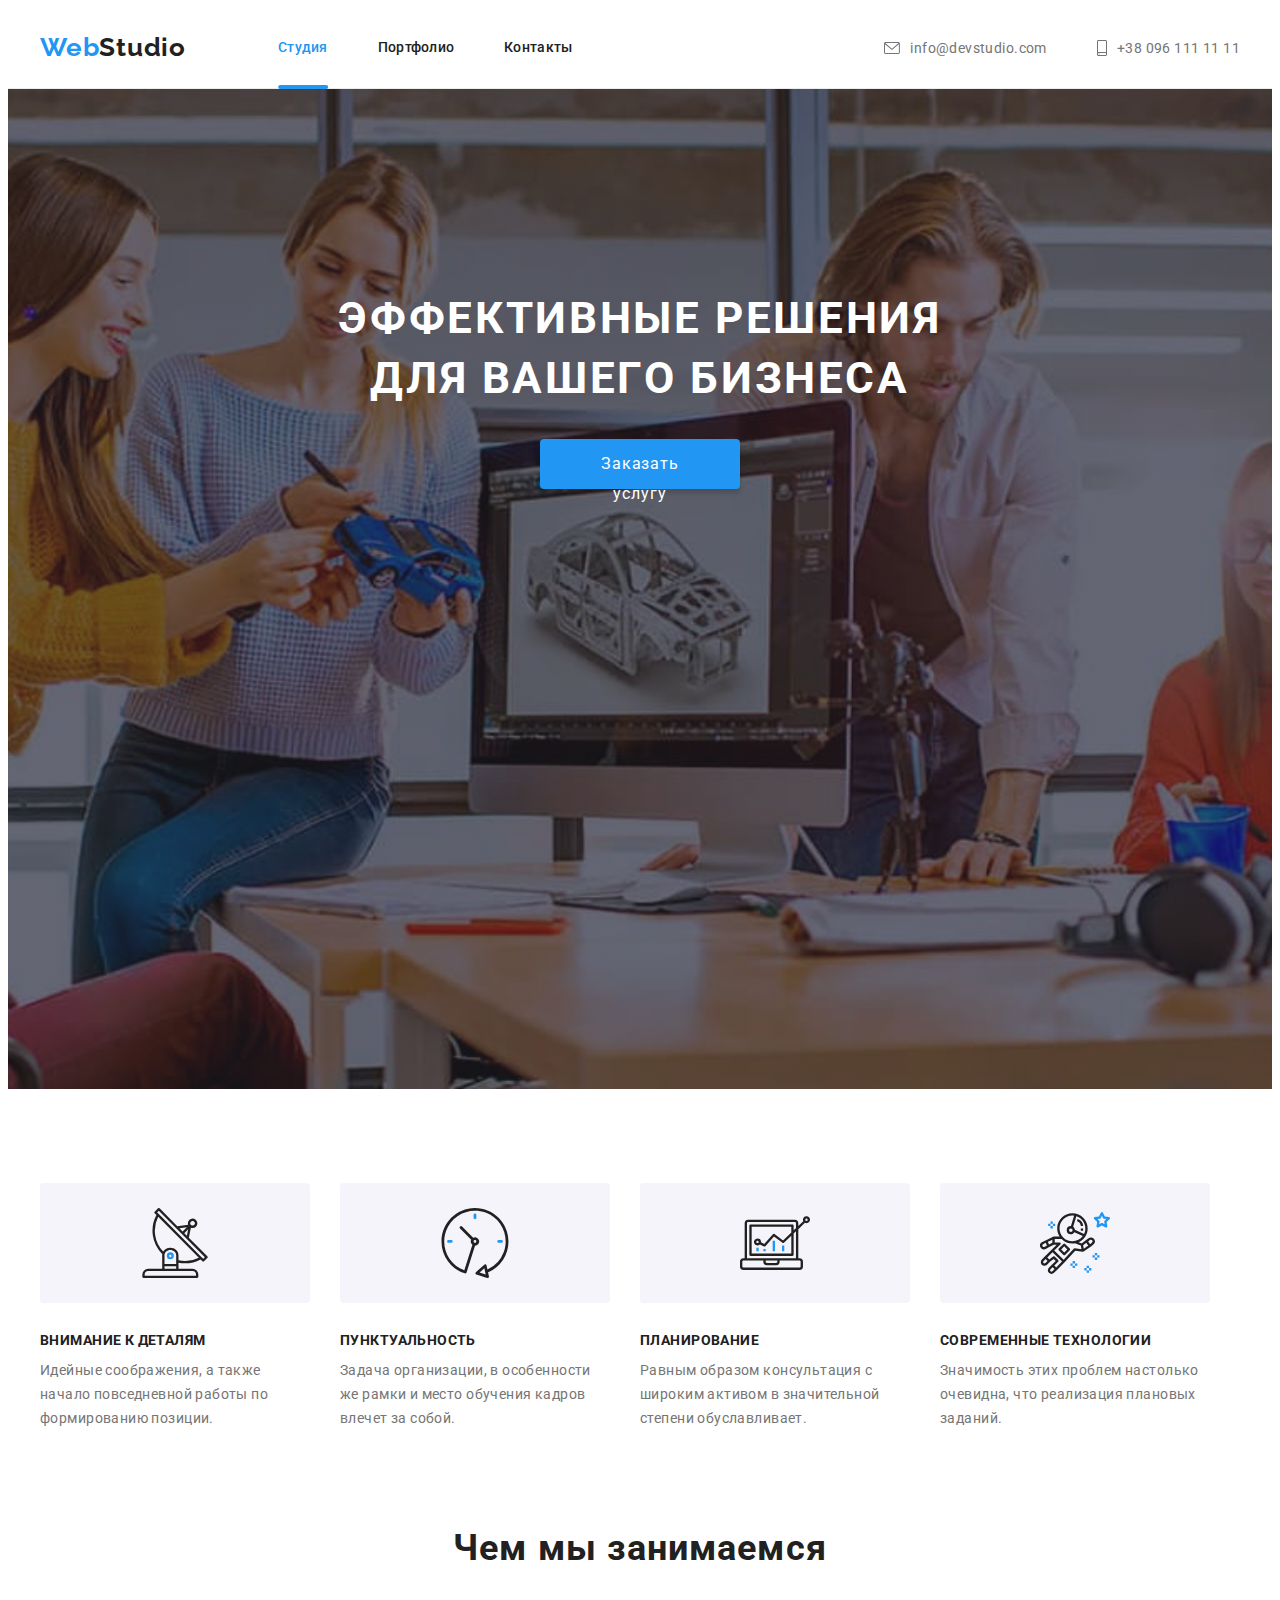
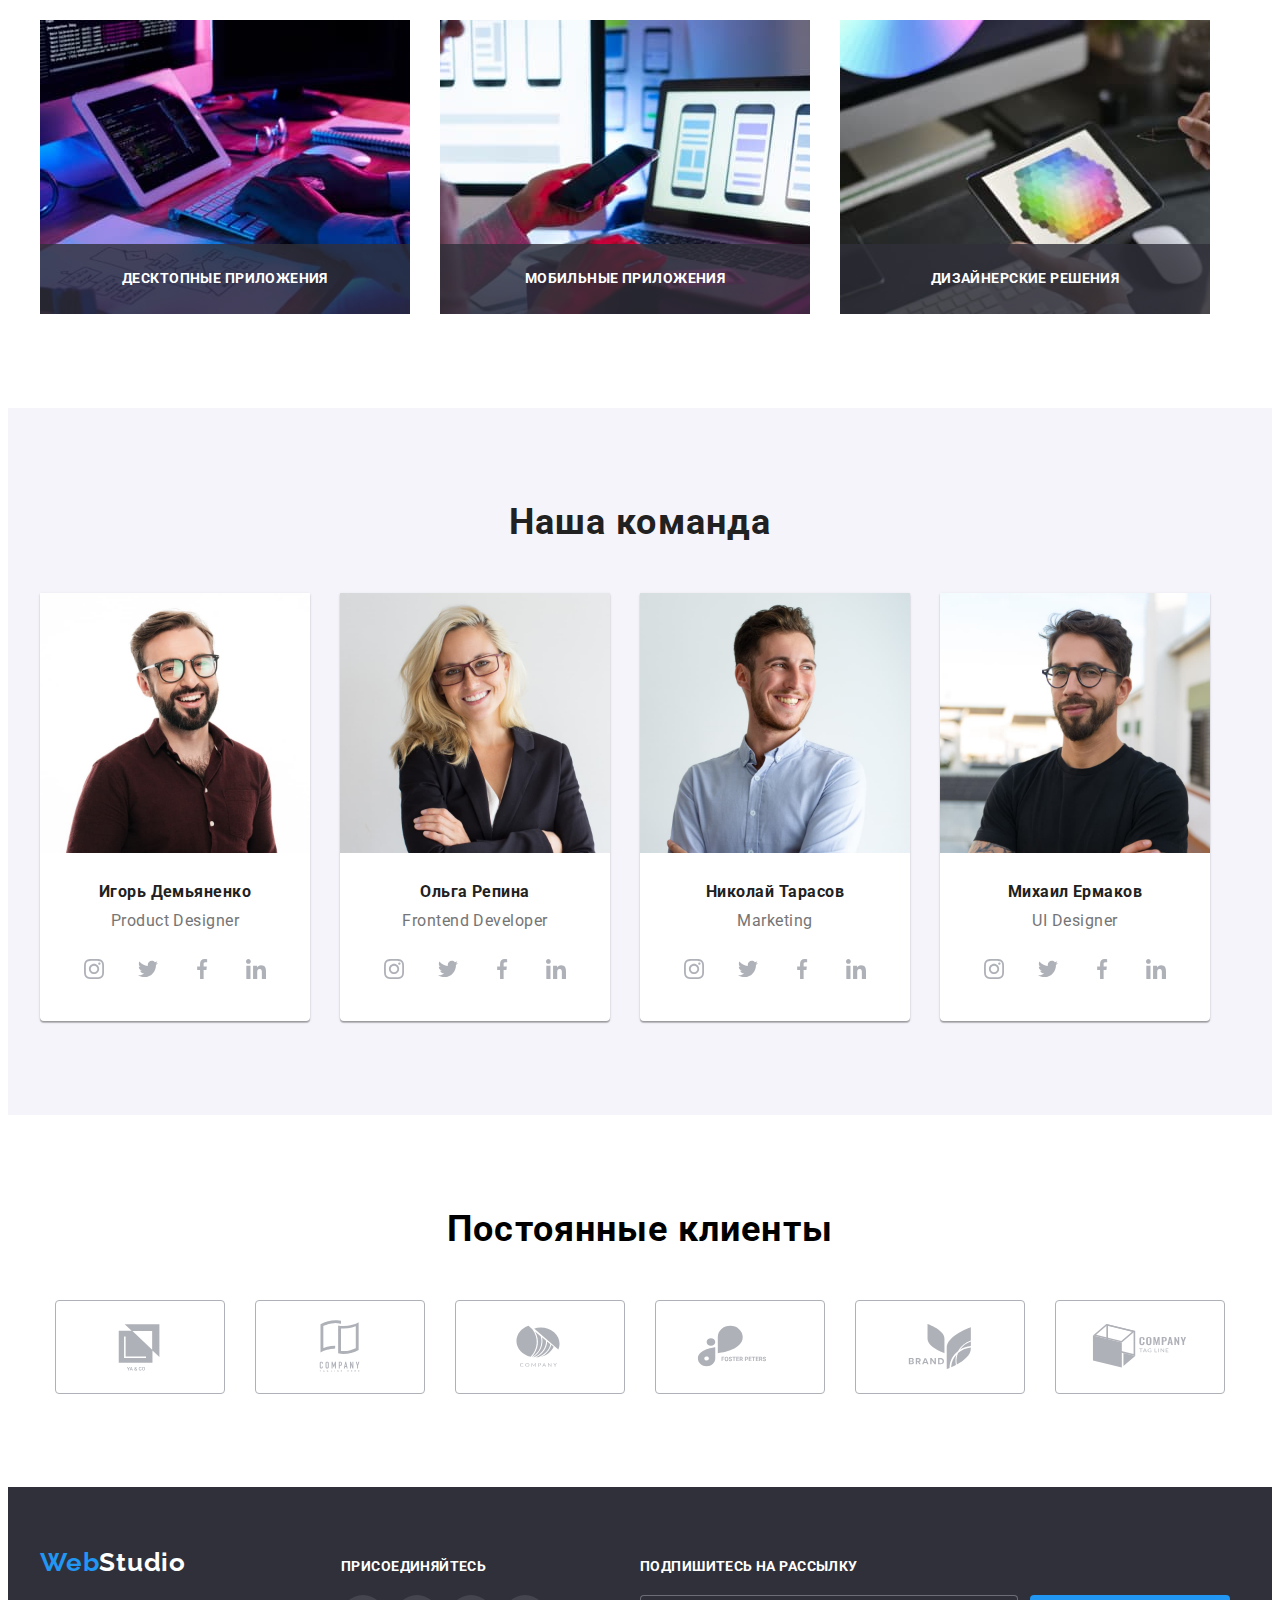
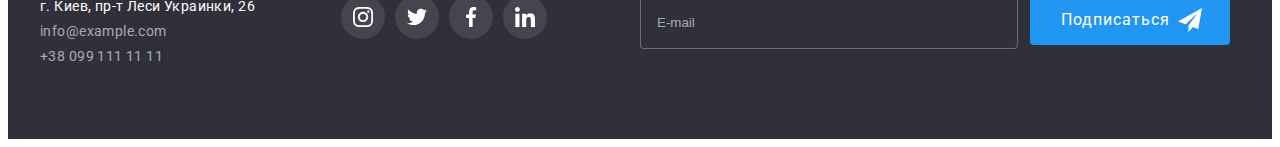
<file: index.html>
<!DOCTYPE html>
<html lang="ru">
  <head>
    <meta charset="UTF-8" />
    <meta http-equiv="X-UA-Compatible" content="IE=edge" />
    <meta name="viewport" content="width=device-width, initial-scale=1.0" />
    <title>Goit.ua</title>
    <link
      rel="stylesheet"
      href="https://cdnjs.cloudflare.com/ajax/libs/modern-normalize/1.1.0/modern-normalize.min.css"
      integrity="sha512-wpPYUAdjBVSE4KJnH1VR1HeZfpl1ub8YT/NKx4PuQ5NmX2tKuGu6U/JRp5y+Y8XG2tV+wKQpNHVUX03MfMFn9Q=="
      crossorigin="anonymous"
      referrerpolicy="no-referrer"
    />
    <link rel="stylesheet" href="./css/main.min.css" />
  </head>
  <body>
    <!--Шапка-->
    <header class="header">
      <div class="container main-nav">
        <a class="main-nav__logo link" href="/"
          >Web<span class="main-nav__sudio">Studio</span>
        </a>
        <nav class="nav">
          <ul class="nav__list list">
            <li class="nav__item">
              <a class="nav__link link nav__link--current" href="">Студия</a>
            </li>
            <li class="nav__item">
              <a class="nav__link link" href="./portfolio.html">Портфолио</a>
            </li>
            <li class="nav__item">
              <a class="nav__link link" href="">Контакты</a>
            </li>
          </ul>
        </nav>
        <ul class="contact-list list">
          <li class="contact-list__item">
            <a class="contact-list__link link" href="mailto:info@devstudio.com">
              <svg class="contact-list__icon" width="16" height="12">
                <use href="./img/icons.svg#icon-envelope"></use>
              </svg>
              info@devstudio.com</a
            >
          </li>
          <li class="contact-list__item">
            <a class="contact-list__link link" href="tel:0961111111">
              <svg class="contact-list__icon" width="10" height="16">
                <use href="./img/icons.svg#icon-smartphone"></use>
              </svg>
              +38 096 111 11 11</a
            >
          </li>
        </ul>
      </div>
    </header>
    <!--Основаня информация-->
    <main>
      <section class="hero">
        <div class="container">
          <h1 class="hero__title">Эффективные решения для вашего бизнеса</h1>
          <button class="hero__btn" type="button" data-modal-open>
            Заказать услугу
          </button>
        </div>
      </section>
      <!--Правила работы-->
      <section class="about">
        <div class="container">
          <h2 class="about__title visually-hidden">Правила работы</h2>
          <ul class="list about__list">
            <li class="about__item icon-antenna">
              <h3 class="about__title">Внимание к деталям</h3>
              <p class="about__text">
                Идейные соображения, а также начало повседневной работы по
                формированию позиции.
              </p>
            </li>
            <li class="about__item icon-clock">
              <h3 class="about__title">Пунктуальность</h3>
              <p class="about__text">
                Задача организации, в особенности же рамки и место обучения
                кадров влечет за собой.
              </p>
            </li>
            <li class="about__item icon-diagram">
              <h3 class="about__title">Планирование</h3>
              <p class="about__text">
                Равным образом консультация с широким активом в значительной
                степени обуславливает.
              </p>
            </li>
            <li class="about__item icon-astronaut">
              <h3 class="about__title">Современные технологии</h3>
              <p class="about__text">
                Значимость этих проблем настолько очевидна, что реализация
                плановых заданий.
              </p>
            </li>
          </ul>
        </div>
      </section>
      <!--Чем мы занимаемся-->
      <section class="work">
        <div class="container">
          <h2 class="work__title">Чем мы занимаемся</h2>
          <ul class="list work__list">
            <li class="work__item">
              <img
                src="./img/img.6.jpg"
                alt="Работа-с-компьютерами"
                width="370"
              />
              <div class="work__tech">
                <h3 class="work__name">Десктопные приложения</h3>
              </div>
            </li>
            <li class="work__item">
              <img
                src="./img/img.4.jpg"
                alt="Работа-с-мобильными"
                width="370"
              />
              <div class="work__tech">
                <h3 class="work__name">Мобильные приложения</h3>
              </div>
            </li>
            <li class="work__item">
              <img
                src="./img/img.5.jpg"
                alt="Работа-с-планшетами"
                width="370"
              />
              <div class="work__tech">
                <h3 class="work__name">Дизайнерские решения</h3>
              </div>
            </li>
          </ul>
        </div>
      </section>
      <!--Наша команда-->
      <section class="team">
        <div class="container">
          <h2 class="team__title">Наша команда</h2>
          <ul class="list team__list">
            <li class="team__item">
              <img
                class="team__img"
                src="./img/img.2.jpg"
                alt="Первый-сотрудник"
                width="270"
              />
              <h3 class="team__name">Игорь Демьяненко</h3>
              <p class="team__text">Product Designer</p>
              <div class="social">
                <ul class="social__list list">
                  <li class="social__item">
                    <a href="" class="social__link">
                      <svg class="social__icon">
                        <use href="./img/icons.svg#icon-instagram"></use>
                      </svg>
                    </a>
                  </li>
                  <li class="social__item">
                    <a href="" class="social__link">
                      <svg class="social__icon">
                        <use href="./img/icons.svg#icon-twitter"></use>
                      </svg>
                    </a>
                  </li>
                  <li class="social__item">
                    <a href="" class="social__link">
                      <svg class="social__icon">
                        <use href="./img/icons.svg#icon-facebook"></use>
                      </svg>
                    </a>
                  </li>
                  <li class="social__item">
                    <a href="" class="social__link">
                      <svg class="social__icon">
                        <use href="./img/icons.svg#icon-linkedin"></use>
                      </svg>
                    </a>
                  </li>
                </ul>
              </div>
            </li>
            <li class="team__item">
              <img
                class="team__img"
                src="./img/img.3.jpg"
                alt="Второй-сотрудник"
                width="270"
              />
              <h3 class="team__name">Ольга Репина</h3>
              <p class="team__text">Frontend Developer</p>
              <div class="social">
                <ul class="social__list list">
                  <li class="social__item">
                    <a href="" class="social__link">
                      <svg class="social__icon">
                        <use href="./img/icons.svg#icon-instagram"></use>
                      </svg>
                    </a>
                  </li>
                  <li class="social__item">
                    <a href="" class="social__link">
                      <svg class="social__icon">
                        <use href="./img/icons.svg#icon-twitter"></use>
                      </svg>
                    </a>
                  </li>
                  <li class="social__item">
                    <a href="" class="social__link">
                      <svg class="social__icon">
                        <use href="./img/icons.svg#icon-facebook"></use>
                      </svg>
                    </a>
                  </li>
                  <li class="social__item">
                    <a href="" class="social__link">
                      <svg class="social__icon">
                        <use href="./img/icons.svg#icon-linkedin"></use>
                      </svg>
                    </a>
                  </li>
                </ul>
              </div>
            </li>
            <li class="team__item">
              <img
                class="team__img"
                src="./img/img.1.jpg"
                alt="Третий-сотрудник"
                width="270"
              />
              <h3 class="team__name">Николай Тарасов</h3>
              <p class="team__text">Marketing</p>
              <div class="social">
                <ul class="social__list list">
                  <li class="social__item">
                    <a href="" class="social__link">
                      <svg class="social__icon">
                        <use href="./img/icons.svg#icon-instagram"></use>
                      </svg>
                    </a>
                  </li>
                  <li class="social__item">
                    <a href="" class="social__link">
                      <svg class="social__icon">
                        <use href="./img/icons.svg#icon-twitter"></use>
                      </svg>
                    </a>
                  </li>
                  <li class="social__item">
                    <a href="" class="social__link">
                      <svg class="social__icon">
                        <use href="./img/icons.svg#icon-facebook"></use>
                      </svg>
                    </a>
                  </li>
                  <li class="social__item">
                    <a href="" class="social__link">
                      <svg class="social__icon">
                        <use href="./img/icons.svg#icon-linkedin"></use>
                      </svg>
                    </a>
                  </li>
                </ul>
              </div>
            </li>
            <li class="team__item">
              <img
                class="team__img"
                src="./img/img..jpg"
                alt="Четвёрдый-сотрудник"
                width="270"
              />
              <h3 class="team__name">Михаил Ермаков</h3>
              <p class="team__text">UI Designer</p>
              <div class="social">
                <ul class="social__list list">
                  <li class="social__item">
                    <a href="" class="social__link">
                      <svg class="social__icon">
                        <use href="./img/icons.svg#icon-instagram"></use>
                      </svg>
                    </a>
                  </li>
                  <li class="social__item">
                    <a href="" class="social__link">
                      <svg class="social__icon">
                        <use href="./img/icons.svg#icon-twitter"></use>
                      </svg>
                    </a>
                  </li>
                  <li class="social__item">
                    <a href="" class="social__link">
                      <svg class="social__icon">
                        <use href="./img/icons.svg#icon-facebook"></use>
                      </svg>
                    </a>
                  </li>
                  <li class="social__item">
                    <a href="" class="social__link">
                      <svg class="social__icon">
                        <use href="./img/icons.svg#icon-linkedin"></use>
                      </svg>
                    </a>
                  </li>
                </ul>
              </div>
            </li>
          </ul>
        </div>
      </section>
      <!-- Постоянные клиенты -->
      <section class="clients">
        <div class="container">
          <h2 class="clients__title">Постоянные клиенты</h2>
          <ul class="clients__list list">
            <li class="clients__item">
              <a href="" class="clients__link">
                <svg class="clients__icon" width="106" height="60">
                  <use href="./img/icons.svg#icon-yaco"></use>
                </svg>
              </a>
            </li>
            <li class="clients__item">
              <a href="" class="clients__link">
                <svg class="clients__icon" width="106" height="60">
                  <use href="./img/icons.svg#icon-taglinehere"></use>
                </svg>
              </a>
            </li>
            <li class="clients__item">
              <a href="" class="clients__link">
                <svg class="clients__icon" width="106" height="60">
                  <use href="./img/icons.svg#icon-company"></use>
                </svg>
              </a>
            </li>
            <li class="clients__item">
              <a href="" class="clients__link">
                <svg class="clients__icon" width="106" height="60">
                  <use href="./img/icons.svg#icon-fosterpeters"></use>
                </svg>
              </a>
            </li>
            <li class="clients__item">
              <a href="" class="clients__link">
                <svg class="clients__icon" width="106" height="60">
                  <use href="./img/icons.svg#icon-brand"></use>
                </svg>
              </a>
            </li>
            <li class="clients__item">
              <a href="" class="clients__link">
                <svg class="clients__icon" width="106" height="60">
                  <use href="./img/icons.svg#icon-tagline"></use>
                </svg>
              </a>
            </li>
          </ul>
        </div>
      </section>
    </main>
    <!--Футер-->
    <footer class="footer">
      <div class="container footer-nav">
        <div class="footer-nav__box">
          <a class="footer-nav__logo link" href=""
            >Web<span class="footer-nav__sudio">Studio</span></a
          >
          <address class="address">
            <ul class="list address__list">
              <li class="address__item">
                <a
                  class="link address__link"
                  href="https://www.google.com.ua/maps/place/%D0%B1%D1%83%D0%BB.+%D0%9B%D0%B5%D1%81%D0%B8+%D0%A3%D0%BA%D1%80%D0%B0%D0%B8%D0%BD%D0%BA%D0%B8,+26,+%D0%9A%D0%B8%D0%B5%D0%B2,+02000/@50.4265807,30.5361971,17z/data=!3m1!4b1!4m5!3m4!1s0x40d4cf0e033ecbe9:0x57a4dffefec77da0!8m2!3d50.4265807!4d30.5383859?hl=ru"
                  title="Гугл карты"
                  >г. Киев, пр-т Леси Украинки, 26</a
                >
              </li>
              <li class="address__item">
                <a class="link footer-address" href="mailto:info@example.com"
                  >info@example.com</a
                >
              </li>
              <li class="address__item">
                <a class="link footer-address" href="tel:+380991111111"
                  >+38 099 111 11 11</a
                >
              </li>
            </ul>
          </address>
        </div>
        <div class="footer-social">
          <h3 class="footer-social__title">присоединяйтесь</h3>
          <div class="social-box">
            <ul class="list social-box__list">
              <li class="social-box__item">
                <a class="social-box__link" href="">
                  <svg class="social-box__icon" width="20" height="20">
                    <use href="./img/icons.svg#icon-instagram"></use>
                  </svg>
                </a>
              </li>
              <li class="social-box__item">
                <a class="social-box__link" href="">
                  <svg class="social-box__icon" width="20" height="20">
                    <use href="./img/icons.svg#icon-twitter"></use>
                  </svg>
                </a>
              </li>
              <li class="social-box__item">
                <a class="social-box__link" href="">
                  <svg class="social-box__icon" width="20" height="20">
                    <use href="./img/icons.svg#icon-facebook"></use>
                  </svg>
                </a>
              </li>
              <li class="social-box__item">
                <a class="social-box__link" href="">
                  <svg class="social-box__icon" width="20" height="20">
                    <use href="./img/icons.svg#icon-linkedin"></use>
                  </svg>
                </a>
              </li>
            </ul>
          </div>
        </div>
        <div class="email-box">
          <h3 class="email-box__title">Подпишитесь на рассылку</h3>
          <form>
            <div class="subscribe-box">
              <input
                type="text"
                name="btn"
                id="btn"
                class="subscribe-box__input"
                placeholder="E-mail"
              />
              <label for="button" class="subscribe-box__label">
                <button type="button" class="subscribe-box__btn" id="button">
                  <svg class="subscribe-box__svg">
                    <use href="./img/icons.svg#icon-send"></use>
                  </svg>
                  Подписаться
                </button>
              </label>
            </div>
          </form>
        </div>
      </div>
    </footer>
    <div class="backdrop is-hidden" data-modal>
      <div class="modal">
        <h3 class="modal__title">Оставьте свои данные, мы вам перезвоним</h3>
        <button class="modal__button" data-modal-close>
          <svg class="modal__icon">
            <use href="./img/icons.svg#icon-close"></use>
          </svg>
        </button>
        <form class="form" autocomplete="off">
          <div class="form__name">
            <label for="name" class="form-label">Имя</label>
            <input
              type="text"
              name="name"
              id="name"
              class="form__input"
              required
            />
            <svg class="icon-man">
              <use href="./img/icons.svg#icon-man"></use>
            </svg>
          </div>
          <div class="form__tel">
            <label for="tel" class="form-label">Телефон</label>
            <input
              type="tel"
              name="tel"
              id="tel"
              class="form__input"
              required
            />
            <svg class="icon-tel">
              <use href="./img/icons.svg#icon-phone"></use>
            </svg>
          </div>
          <div class="form__mail">
            <label for="mail" class="form-label">Почта</label>
            <input
              type="email"
              name="mail"
              id="mail"
              class="form__input"
              required
            />
            <svg class="icon-letter">
              <use href="./img/icons.svg#icon-letter"></use>
            </svg>
          </div>
          <div class="form__comment">
            <label for="comment" class="form-label">Комментарий</label>
            <textarea
              name="comment"
              id="comment"
              rows="10"
              class="form__input form__input--comment"
              placeholder="Введите текст"
            ></textarea>
          </div>
          <label for="policy" class="checkbox">
            <input
              type="checkbox"
              name="policy"
              id="policy"
              class="checkbox__input"
              required
            />
            <span class="checkbox__label">
              <svg class="checkbox__icon">
                <use href="./img/icons.svg#icon-check"></use>
              </svg>
            </span>
            <span class="checkbox__text"
              >Соглашаюсь с рассылкой и принимаю</span
            >
            <a href="" class="checkbox__link link">Условия договора</a>
          </label>
          <button type="submit" class="submit">Отправить</button>
        </form>
      </div>
    </div>
    <script src="./js/modal.js"></script>
  </body>
</html>
</file>
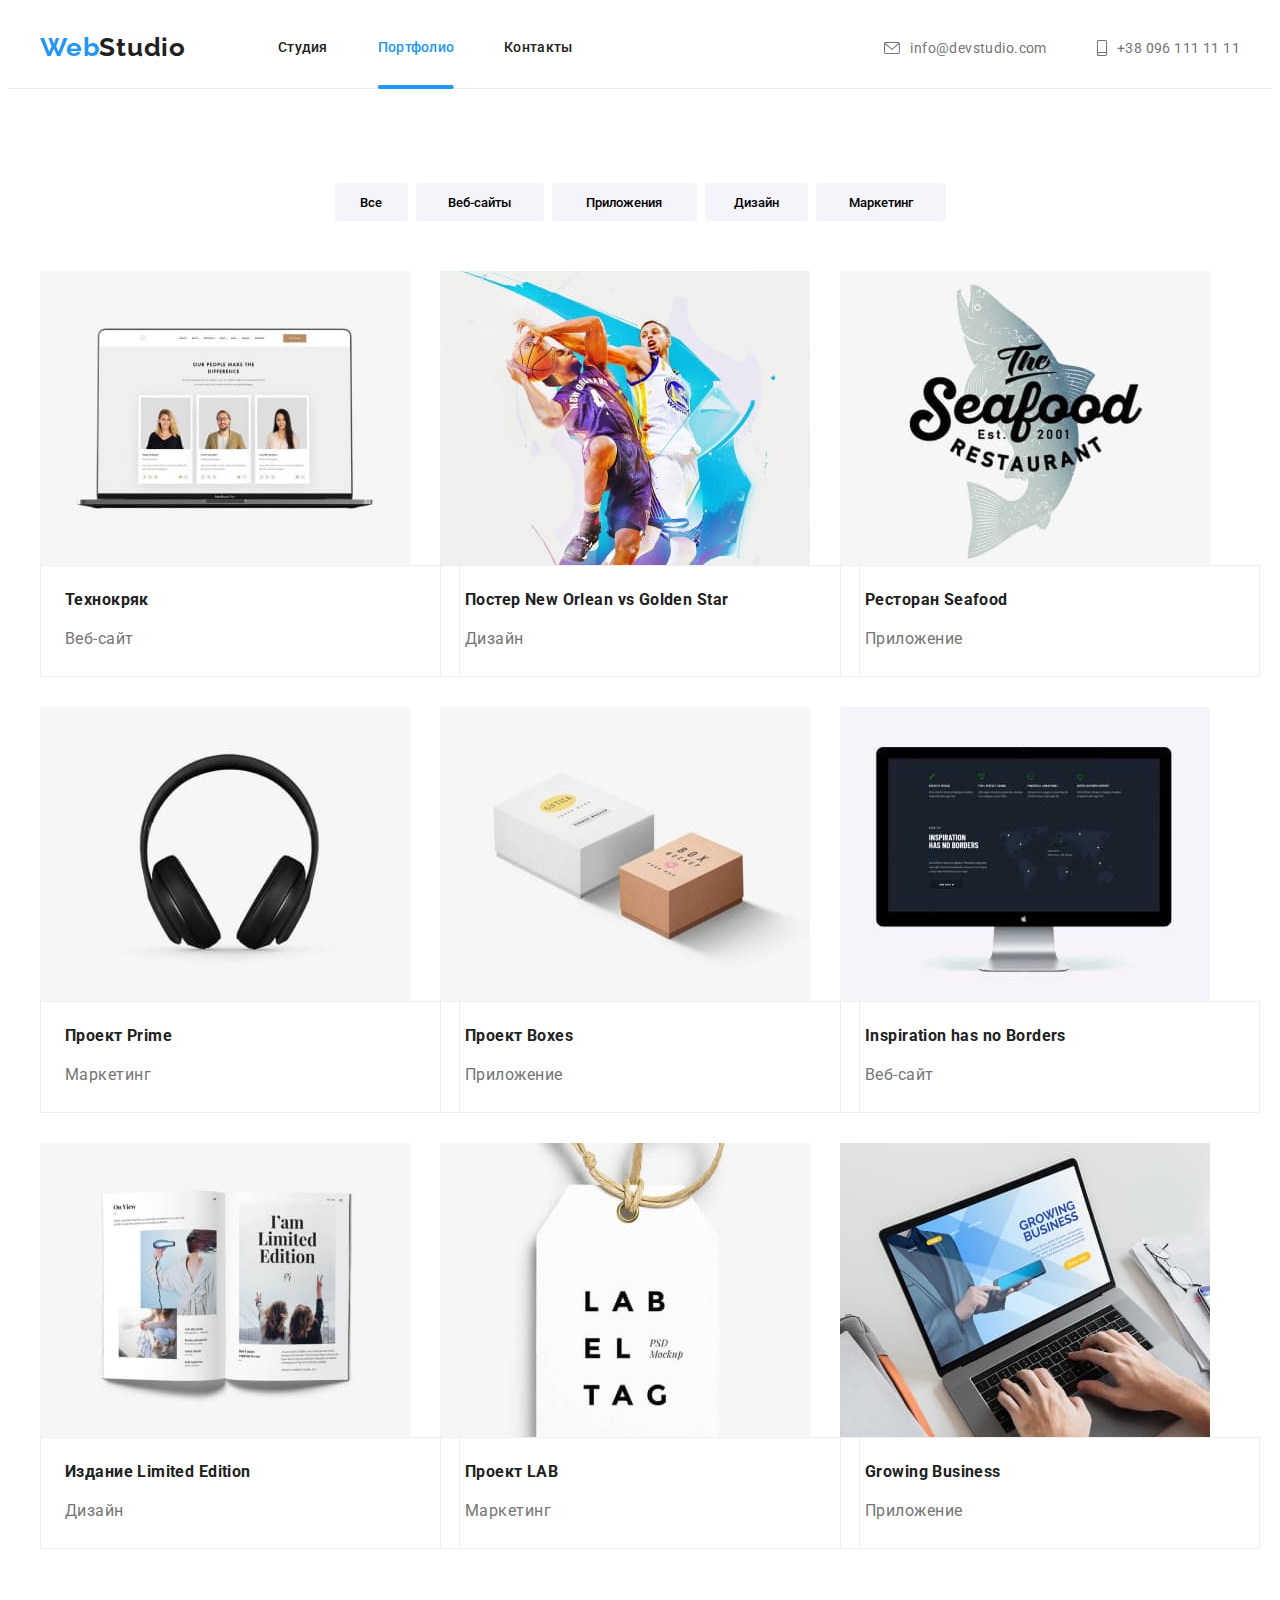
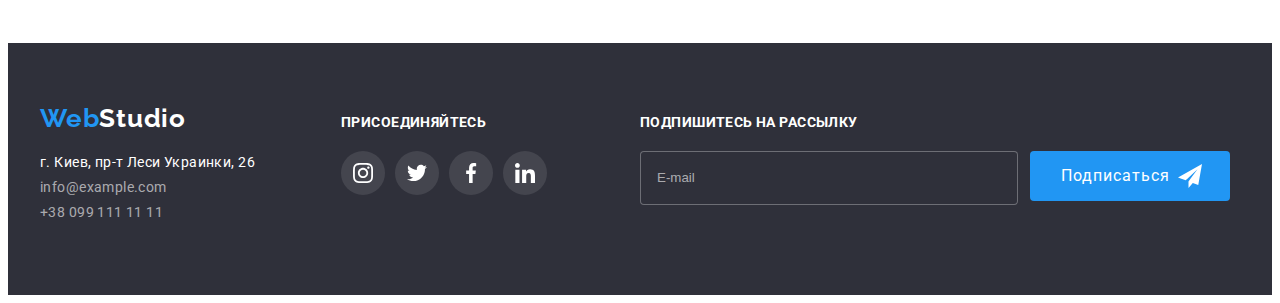
<file: portfolio.html>
<!DOCTYPE html>
<html lang="ru">
  <head>
    <meta charset="UTF-8" />
    <meta http-equiv="X-UA-Compatible" content="IE=edge" />
    <meta name="viewport" content="width=device-width, initial-scale=1.0" />
    <title>Goit.ua</title>
    <link
      rel="stylesheet"
      href="https://cdnjs.cloudflare.com/ajax/libs/modern-normalize/1.1.0/modern-normalize.min.css"
      integrity="sha512-wpPYUAdjBVSE4KJnH1VR1HeZfpl1ub8YT/NKx4PuQ5NmX2tKuGu6U/JRp5y+Y8XG2tV+wKQpNHVUX03MfMFn9Q=="
      crossorigin="anonymous"
      referrerpolicy="no-referrer"
    />
    <link rel="stylesheet" href="./css/portfolio.min.css">
  </head>
  <body>
    <!--Шапка-->
    <header class="header">
      <div class="container main-nav">
        <a class="main-nav__logo link" href="/"
          >Web<span class="main-nav__sudio">Studio</span>
        </a>
        <nav class="nav">
          <ul class="nav__list list">
            <li class="nav__item">
              <a class="nav__link link" href="./index.html">Студия</a>
            </li>
            <li class="nav__item">
              <a
                class="nav__link link nav__link--current"
                href=""
                >Портфолио</a
              >
            </li>
            <li class="nav__item">
              <a class="nav__link link" href="">Контакты</a>
            </li>
          </ul>
        </nav>
        <ul class="contact-list list">
          <li class="contact-list__item">
            <a class="contact-list__link link" href="mailto:info@devstudio.com">
              <svg class="contact-list__icon" width="16" height="12">
                <use href="./img/icons.svg#icon-envelope"></use>
              </svg>
              info@devstudio.com</a
            >
          </li>
          <li class="contact-list__item">
            <a class="contact-list__link link" href="tel:0961111111">
              <svg class="contact-list__icon" width="10" height="16">
                <use href="./img/icons.svg#icon-smartphone"></use>
              </svg>
              +38 096 111 11 11</a
            >
          </li>
        </ul>
      </div>
    </header>
    <!--Основная информация-->
    <main>
      <div class="container">
        <div class="button">
          <h1 class="button__title visually-hidden">Выбор услуг</h1>
          <ul class="list button__list">
            <li class="button__item">
              <button class="button__btn button__btn--first" type="button">Все</button>
            </li>
            <li class="button__item">
              <button class="button__btn button__btn--second" type="button">
                Веб-сайты
              </button>
            </li>
            <li class="button__item">
              <button class="button__btn button__btn--third" type="button">
                Приложения
              </button>
            </li>
            <li class="button__item">
              <button class="button__btn button__btn--fourth" type="button">
                Дизайн
              </button>
            </li>
            <li class="button__item">
              <button class="button__btn button__btn--fifth" type="button">
                Маркетинг
              </button>
            </li>
          </ul>
        </div>
      </div>
      <!--Примеры работ-->
      <div class="container">
        <div class="examples">
          <h2 class="examples__title visually-hidden">Примеры работ</h2>
          <ul class="list examples__list">
            <li class="examples__item">
              <a href="" class="examples__link link">
                <div class="examples__box">
                  <img
                    class="examples__img"
                    src="./img/img1.jpg"
                    alt="Ноутбук-с-сайтом"
                    width="370"
                  />
                  <div class="examples__overlay">
                    <p class="examples__text">
                      Технокряк это современная площадка распространения
                      коронавируса. Компании используют эту платформу для
                      цифрового шпионажа и атак на защищённые сервера
                      конкурентов.
                    </p>
                  </div>
                </div>
                <div class="product">
                  <h3 class="product__name">Технокряк</h3>
                  <p class="product__text">Веб-сайт</p>
                </div>
              </a>
            </li>
            <li class="examples__item">
              <a href="" class="examples__link link">
                <div class="examples__box">
                  <img
                    class="examples__img"
                    src="./img/img2.jpg"
                    alt="Ноутбук-с-сайтом"
                    width="370"
                  />
                  <div class="examples__overlay">
                    <p class="examples__text">
                      Технокряк это современная площадка распространения
                      коронавируса. Компании используют эту платформу для
                      цифрового шпионажа и атак на защищённые сервера
                      конкурентов.
                    </p>
                  </div>
                </div>
                <div class="product">
                  <h3 class="product__name">
                    Постер New Orlean vs Golden Star
                  </h3>
                  <p class="product__text">Дизайн</p>
                </div>
              </a>
            </li>
            <li class="examples__item">
              <a href="" class="examples__link link">
                <div class="examples__box">
                  <img
                    class="examples__img"
                    src="./img/img3.jpg"
                    alt="Ноутбук-с-сайтом"
                    width="370"
                  />
                  <div class="examples__overlay">
                    <p class="examples__text">
                      Технокряк это современная площадка распространения
                      коронавируса. Компании используют эту платформу для
                      цифрового шпионажа и атак на защищённые сервера
                      конкурентов.
                    </p>
                  </div>
                </div>
                <div class="product">
                  <h3 class="product__name">Ресторан Seafood</h3>
                  <p class="product__text">Приложение</p>
                </div>
              </a>
            </li>
            <li class="examples__item">
              <a href="" class="examples__link link">
                <div class="examples__box">
                  <img
                    class="examples__img"
                    src="./img/img4.jpg"
                    alt="Ноутбук-с-сайтом"
                    width="370"
                  />
                  <div class="examples__overlay">
                    <p class="examples__text">
                      Технокряк это современная площадка распространения
                      коронавируса. Компании используют эту платформу для
                      цифрового шпионажа и атак на защищённые сервера
                      конкурентов.
                    </p>
                  </div>
                </div>
                <div class="product">
                  <h3 class="product__name">Проект Prime</h3>
                  <p class="product__text">Маркетинг</p>
                </div>
              </a>
            </li>
            <li class="examples__item">
              <a href="" class="examples__link link">
                <div class="examples__box">
                  <img
                    class="examples__img"
                    src="./img/img5.jpg"
                    alt="Ноутбук-с-сайтом"
                    width="370"
                  />
                  <div class="examples__overlay">
                    <p class="examples__text">
                      Технокряк это современная площадка распространения
                      коронавируса. Компании используют эту платформу для
                      цифрового шпионажа и атак на защищённые сервера
                      конкурентов.
                    </p>
                  </div>
                </div>
                <div class="product">
                  <h3 class="product__name">Проект Boxes</h3>
                  <p class="product__text">Приложение</p>
                </div>
              </a>
            </li>
            <li class="examples__item">
              <a href="" class="examples__link link">
                <div class="examples__box">
                  <img
                    class="examples__img"
                    src="./img/img6.jpg"
                    alt="Ноутбук-с-сайтом"
                    width="370"
                  />
                  <div class="examples__overlay">
                    <p class="examples__text">
                      Технокряк это современная площадка распространения
                      коронавируса. Компании используют эту платформу для
                      цифрового шпионажа и атак на защищённые сервера
                      конкурентов.
                    </p>
                  </div>
                </div>
                <div class="product">
                  <h3 class="product__name">Inspiration has no Borders</h3>
                  <p class="product__text">Веб-сайт</p>
                </div>
              </a>
            </li>
            <li class="examples__item">
              <a href="" class="examples__link link">
                <div class="examples__box">
                  <img
                    class="examples__img"
                    src="./img/img7.jpg"
                    alt="Ноутбук-с-сайтом"
                    width="370"
                  />
                  <div class="examples__overlay">
                    <p class="examples__text">
                      Технокряк это современная площадка распространения
                      коронавируса. Компании используют эту платформу для
                      цифрового шпионажа и атак на защищённые сервера
                      конкурентов.
                    </p>
                  </div>
                </div>
                <div class="product">
                  <h3 class="product__name">Издание Limited Edition</h3>
                  <p class="product__text">Дизайн</p>
                </div>
              </a>
            </li>
            <li class="examples__item">
              <a href="" class="examples__link link">
                <div class="examples__box">
                  <img
                    class="examples__img"
                    src="./img/img8.jpg"
                    alt="Ноутбук-с-сайтом"
                    width="370"
                  />
                  <div class="examples__overlay">
                    <p class="examples__text">
                      Технокряк это современная площадка распространения
                      коронавируса. Компании используют эту платформу для
                      цифрового шпионажа и атак на защищённые сервера
                      конкурентов.
                    </p>
                  </div>
                </div>
                <div class="product">
                  <h3 class="product__name">Проект LAB</h3>
                  <p class="product__text">Маркетинг</p>
                </div>
              </a>
            </li>
            <li class="examples__item">
              <a href="" class="examples__link link">
                <div class="examples__box">
                  <img
                    class="examples__img"
                    src="./img/img9.jpg"
                    alt="Ноутбук-с-сайтом"
                    width="370"
                  />
                  <div class="examples__overlay">
                    <p class="examples__text">
                      Технокряк это современная площадка распространения
                      коронавируса. Компании используют эту платформу для
                      цифрового шпионажа и атак на защищённые сервера
                      конкурентов.
                    </p>
                  </div>
                </div>
                <div class="product">
                  <h3 class="product__name">Growing Business</h3>
                  <p class="product__text">Приложение</p>
                </div>
              </a>
            </li>
          </ul>
        </div>
      </div>
    </main>
    <!--Футер-->
    <footer class="footer">
      <div class="container footer-nav">
        <div class="footer-nav__box">
          <a class="footer-nav__logo link" href=""
            >Web<span class="footer-nav__sudio">Studio</span></a
          >
          <address class="address">
            <ul class="list address__list">
              <li class="address__item">
                <a
                  class="link address__link"
                  href="https://www.google.com.ua/maps/place/%D0%B1%D1%83%D0%BB.+%D0%9B%D0%B5%D1%81%D0%B8+%D0%A3%D0%BA%D1%80%D0%B0%D0%B8%D0%BD%D0%BA%D0%B8,+26,+%D0%9A%D0%B8%D0%B5%D0%B2,+02000/@50.4265807,30.5361971,17z/data=!3m1!4b1!4m5!3m4!1s0x40d4cf0e033ecbe9:0x57a4dffefec77da0!8m2!3d50.4265807!4d30.5383859?hl=ru"
                  title="Гугл карты"
                  >г. Киев, пр-т Леси Украинки, 26</a
                >
              </li>
              <li class="address__item">
                <a class="link footer-address" href="mailto:info@example.com"
                  >info@example.com</a
                >
              </li>
              <li class="address__item">
                <a class="link footer-address" href="tel:+380991111111"
                  >+38 099 111 11 11</a
                >
              </li>
            </ul>
          </address>
        </div>
        <div class="footer-social">
          <h3 class="footer-social__title">присоединяйтесь</h3>
          <div class="social-box">
            <ul class="list social-box__list">
              <li class="social-box__item">
                <a class="social-box__link" href="">
                  <svg class="social-box__icon" width="20" height="20">
                    <use href="./img/icons.svg#icon-instagram"></use>
                  </svg>
                </a>
              </li>
              <li class="social-box__item">
                <a class="social-box__link" href="">
                  <svg class="social-box__icon" width="20" height="20">
                    <use href="./img/icons.svg#icon-twitter"></use>
                  </svg>
                </a>
              </li>
              <li class="social-box__item">
                <a class="social-box__link" href="">
                  <svg class="social-box__icon" width="20" height="20">
                    <use href="./img/icons.svg#icon-facebook"></use>
                  </svg>
                </a>
              </li>
              <li class="social-box__item">
                <a class="social-box__link" href="">
                  <svg class="social-box__icon" width="20" height="20">
                    <use href="./img/icons.svg#icon-linkedin"></use>
                  </svg>
                </a>
              </li>
            </ul>
          </div>
        </div>
        <div class="email-box">
          <h3 class="email-box__title">Подпишитесь на рассылку</h3>
          <form>
            <div class="subscribe-box">
              <input
                type="text"
                name="btn"
                id="btn"
                class="subscribe-box__input"
                placeholder="E-mail"
              />
              <label for="button" class="subscribe-box__label">
                <button type="button" class="subscribe-box__btn" id="button">
                  <svg class="subscribe-box__svg">
                    <use href="./img/icons.svg#icon-send"></use>
                  </svg>
                  Подписаться
                </button>
              </label>
            </div>
          </form>
        </div>
      </div>
    </footer>
    </footer>
  </body>
</html>
</file>
<file: css/main.min.css>
@import url("https://fonts.googleapis.com/css2?family=Raleway:wght@700&family=Roboto:wght@400;500;700;900&display=swap");body{font-family:"Roboto", sans-serif;font-size:14px;letter-spacing:0.03em;background-color:#fff}P,h1,h2,h3,h4,h5{margin:0}ul{margin:0;padding:0}img{display:block}.list{list-style:none}.link{text-decoration:none}.container{width:1200px;padding-left:15px;padding-right:15px;margin:0 auto}.header{border-bottom:1px solid #ececec}.main-nav{position:relative;display:-webkit-box;display:-ms-flexbox;display:flex;-webkit-box-align:center;-ms-flex-align:center;align-items:center}.main-nav__logo{font-family:"Raleway", sans-serif;font-style:normal;font-weight:bold;font-size:26px;line-height:1.19;letter-spacing:0.03em;color:#2196f3;margin-right:93px;padding-top:24px;padding-bottom:25px;width:145px}.main-nav__sudio{color:#212121}.nav__list{display:-webkit-box;display:-ms-flexbox;display:flex}.nav__link{position:relative;display:block;padding-top:32px;padding-bottom:32px;font-weight:500;color:#212121;-webkit-transition:color 250ms cubic-bezier(0.4, 0, 0.2, 1);transition:color 250ms cubic-bezier(0.4, 0, 0.2, 1)}.nav__link:hover,.nav__link:focus{color:#2196f3}.nav__link--current{color:#2196f3}.nav__link--current::after{content:"";position:absolute;bottom:-1px;left:50%;-webkit-transform:translateX(-50%);transform:translateX(-50%);width:100%;height:4px;border-radius:2px;background-color:#2196f3}.contact-list{display:-webkit-box;display:-ms-flexbox;display:flex;margin-left:auto}.contact-list__item:not(:last-child){margin-right:50px}.contact-list__link{display:-webkit-box;display:-ms-flexbox;display:flex;color:#757575;padding-top:32px;padding-bottom:32px;text-align:center;-webkit-box-align:center;-ms-flex-align:center;align-items:center;-webkit-transition:color 250ms cubic-bezier(0.4, 0, 0.2, 1);transition:color 250ms cubic-bezier(0.4, 0, 0.2, 1)}.contact-list__link:hover,.contact-list__link:focus{color:#2196f3}.contact-list__icon{margin-right:10px;fill:currentColor}.nav__item{display:-webkit-box;display:-ms-flexbox;display:flex;-webkit-box-align:center;-ms-flex-align:center;align-items:center;text-align:center;font-size:14px;line-height:1.14;letter-spacing:0.02em;color:var(--heading-color)}.nav__item+.nav__item{margin-left:50px}.hero{background-color:rgba(47,48,58,0.4);padding-top:200px;padding-bottom:200px;text-align:center;background-image:-webkit-gradient(linear, left top, left bottom, from(rgba(47,48,58,0.4)), to(rgba(47,48,58,0.4))),url(../img/img.hero.jpg);background-image:linear-gradient(rgba(47,48,58,0.4), rgba(47,48,58,0.4)),url(../img/img.hero.jpg);background-repeat:no-repeat;background-position:center;background-size:cover;max-width:1600px;margin-left:auto;margin-right:auto;height:600px}.hero__title{font-size:44px;line-height:1.36;max-width:696px;text-align:center;letter-spacing:0.06em;text-transform:uppercase;color:#fff;margin:30px auto;height:120px;margin-top:0}.hero__btn{font-size:16px;line-height:1.87;display:inline-block;letter-spacing:0.06em;font-family:inherit;color:#fff;background-color:#2196f3;cursor:pointer;border-radius:4px;-webkit-box-shadow:0px 4px 4px rgba(0,0,0,0.15);box-shadow:0px 4px 4px rgba(0,0,0,0.15);min-width:130px;padding:10px 32px;border:transparent;width:200px;height:50px}.about{padding-top:94px}.visually-hidden{position:absolute;white-space:nowrap;width:1px;height:1px;overflow:hidden;border:0;padding:0;clip:rect(0 0 0 0);-webkit-clip-path:inset(50%);clip-path:inset(50%);margin:-1px}.about__title{font-size:14px;line-height:1.14;letter-spacing:0.03em;text-transform:uppercase;color:#212121;margin-bottom:10px}.about__list{display:-webkit-box;display:-ms-flexbox;display:flex}.about__item:not(:last-child){margin-right:30px}.about__item::before{content:"";display:block;margin-bottom:30px;background-position:center;background-repeat:no-repeat;border-radius:4px;height:120px;background-color:#f5f4fa}.icon-antenna::before{background-image:url(../img/antenna.svg)}.icon-clock::before{background-image:url(../img/clock.svg)}.icon-diagram::before{background-image:url(../img/diagram.svg)}.icon-astronaut::before{background-image:url(../img/astronaut.svg)}.about__text{font-size:14px;line-height:1.71;letter-spacing:0.03em;color:#757575;height:75px;width:270px}.work{padding-top:94px;padding-bottom:94px;text-align:center}.work__list{display:inline-block;display:-webkit-box;display:-ms-flexbox;display:flex}.work__item{position:relative}.work__item:not(:last-child){margin-right:30px}.work__name{margin:0;color:#fff;font-size:14px;line-height:1.14;letter-spacing:0.03em;text-transform:uppercase}.work__tech{display:-webkit-box;display:-ms-flexbox;display:flex;position:absolute;bottom:0;width:370px;height:70px;-webkit-box-pack:center;-ms-flex-pack:center;justify-content:center;-webkit-box-align:center;-ms-flex-align:center;align-items:center;background-color:rgba(47,48,58,0.8)}.work__title{font-family:inherit;font-size:36px;line-height:1.16;text-align:center;letter-spacing:0.03em;color:#212121;padding:0;margin-bottom:50px}.team{background-color:#f5f4fa;padding-top:94px;padding-bottom:94px}.team__title{font-family:inherit;font-size:36px;line-height:1.16;text-align:center;letter-spacing:0.03em;color:#212121;padding:0;margin-bottom:50px}.team__list{display:-webkit-box;display:-ms-flexbox;display:flex}.team__item{background-color:#fff;height:428px;border-radius:0 0 4px 4px;-webkit-box-shadow:0px 1px 3px rgba(0,0,0,0.12),0px 1px 1px rgba(0,0,0,0.14),0px 2px 1px rgba(0,0,0,0.2);box-shadow:0px 1px 3px rgba(0,0,0,0.12),0px 1px 1px rgba(0,0,0,0.14),0px 2px 1px rgba(0,0,0,0.2)}.team__item:not(:last-child){margin-right:30px}.team__name{font-family:inherit;font-size:16px;line-height:1.18;text-align:center;letter-spacing:0.03em;color:#212121;margin-top:30px;margin-bottom:10px;height:19px;width:270px}.team__text{font-size:16px;line-height:1.18;text-align:center;letter-spacing:0.03em;color:#757575;margin-bottom:16px;height:19px}.social__list{display:-webkit-box;display:-ms-flexbox;display:flex;-webkit-box-pack:center;-ms-flex-pack:center;justify-content:center}.social__icon{width:20px;height:20px;fill:currentColor}.social__item+.social__item{margin-left:10px}.social{width:206px;height:44px;margin-right:auto;margin-left:auto;margin-bottom:30px}.social__link{width:44px;height:44px;background-color:#fff;display:-webkit-box;display:-ms-flexbox;display:flex;border-radius:50%;-webkit-box-align:center;-ms-flex-align:center;align-items:center;-webkit-box-pack:center;-ms-flex-pack:center;justify-content:center;color:#afb1b8;-webkit-transition:250ms cubic-bezier(0.4, 0, 0.2, 1);transition:250ms cubic-bezier(0.4, 0, 0.2, 1)}.social__link:hover,.social__link:focus{background-color:#2196f3;color:#fff}.clients{padding-bottom:94px;padding-top:94px}.clients__title{font-size:36px;line-height:1.16;text-align:center;letter-spacing:0.03em;margin-bottom:50px}.clients__list{display:-webkit-box;display:-ms-flexbox;display:flex;-webkit-box-pack:center;-ms-flex-pack:center;justify-content:center}.clients__item{display:-webkit-box;display:-ms-flexbox;display:flex;-webkit-box-pack:center;-ms-flex-pack:center;justify-content:center;-webkit-box-align:center;-ms-flex-align:center;align-items:center;width:170px;height:92px}.clients__item+.clients__item{margin-left:30px}.clients__link{width:170px;height:92px;display:-webkit-box;display:-ms-flexbox;display:flex;-webkit-box-align:center;-ms-flex-align:center;align-items:center;text-align:center;-webkit-box-pack:center;-ms-flex-pack:center;justify-content:center;color:#afb1b8;border-radius:4px;border:1px solid #afb1b8;-webkit-transition:250ms cubic-bezier(0.4, 0, 0.2, 1);transition:250ms cubic-bezier(0.4, 0, 0.2, 1)}.clients__link:hover,.clients__link:focus{color:#2196f3;border-color:#2196f3}.clients__icon{fill:currentColor}.footer{background-color:#2f303a;padding-bottom:60px;padding-top:60px}.footer-nav{display:-webkit-box;display:-ms-flexbox;display:flex;-webkit-box-align:baseline;-ms-flex-align:baseline;align-items:baseline}.footer-nav__logo{font-family:"Raleway", sans-serif;font-style:normal;font-weight:bold;font-size:26px;line-height:1.19;letter-spacing:0.03em;color:#2196f3;margin-bottom:20px;display:-webkit-box;display:-ms-flexbox;display:flex;width:145px;height:31px}.footer-nav__sudio{color:#fff}.address{font-style:normal;width:231px;height:81px;margin-top:0}.address__item:not(:last-child){margin-bottom:9px}.address__link{color:#fff;-webkit-transition:color 250ms cubic-bezier(0.4, 0, 0.2, 1);transition:color 250ms cubic-bezier(0.4, 0, 0.2, 1)}.address__link:focus,.address__link:hover{color:#2196f3}.footer-address{color:#ffffff99;-webkit-transition:color 250ms cubic-bezier(0.4, 0, 0.2, 1);transition:color 250ms cubic-bezier(0.4, 0, 0.2, 1)}.footer-address:hover,.footer-address:focus{color:#2196f3}.footer-social{margin-left:70px}.footer-social__title{font-size:14px;line-height:1.14;letter-spacing:0.03em;color:#fff;margin-bottom:20px;text-transform:uppercase}.social-box{width:206px;height:44px}.social-box__link{width:44px;height:44px;background-color:rgba(255,255,255,0.1);border-radius:50%;display:-webkit-box;display:-ms-flexbox;display:flex;-webkit-box-align:center;-ms-flex-align:center;align-items:center;-webkit-box-pack:center;-ms-flex-pack:center;justify-content:center;-webkit-transition:background-color 250ms cubic-bezier(0.4, 0, 0.2, 1);transition:background-color 250ms cubic-bezier(0.4, 0, 0.2, 1)}.social-box__link:hover,.social-box__link:focus{background-color:#2196f3}.social-box__list{display:-webkit-box;display:-ms-flexbox;display:flex;-webkit-box-pack:center;-ms-flex-pack:center;justify-content:center}.social-box__item+.social-box__item{margin-left:10px}.social-box__icon{fill:#fff}.email-box{margin-left:93px}.email-box__title{font-size:14px;line-height:1.14;letter-spacing:0.03em;color:#fff;margin-bottom:20px;text-transform:uppercase}.subscribe-box__input{width:358px;height:50px;border-radius:4px;padding-left:16px;border:1px solid rgba(255,255,255,0.3);background-color:#2f303a;color:rgba(255,255,255,0.6)}.subscribe-box__btn{font-family:inherit;color:#fff;background-color:#2196f3;font-size:16px;line-height:1.87;letter-spacing:0.06em;padding:10px 29px;border-radius:4px;border-color:transparent;width:200px;height:50px;margin-left:12px;display:-webkit-box;display:-ms-flexbox;display:flex;-webkit-box-align:center;-ms-flex-align:center;align-items:center;cursor:pointer}.subscribe-box{display:-webkit-box;display:-ms-flexbox;display:flex;position:relative}.subscribe-box__svg{width:24px;height:24px;position:absolute;right:28px;top:13px}.subscribe-box__input::-webkit-input-placeholder{color:rgba(255,255,255,0.6)}.subscribe-box__input:-ms-input-placeholder{color:rgba(255,255,255,0.6)}.subscribe-box__input::-ms-input-placeholder{color:rgba(255,255,255,0.6)}.subscribe-box__input::placeholder{color:rgba(255,255,255,0.6)}.backdrop{position:fixed;top:0;left:0;width:100%;height:100%;background-color:rgba(0,0,0,0.2);opacity:1;-webkit-transition:opacity 250ms cubic-bezier(0.4, 0, 0.2, 1),visibility 250ms cubic-bezier(0.4, 0, 0.2, 1);transition:opacity 250ms cubic-bezier(0.4, 0, 0.2, 1),visibility 250ms cubic-bezier(0.4, 0, 0.2, 1)}.modal{position:absolute;top:50%;left:50%;-webkit-transform:translate(-50%, -50%);transform:translate(-50%, -50%);width:528px;height:581px;background-color:#fff;-webkit-box-shadow:0px 1px 3px rgba(0,0,0,0.12),0px 1px 1px rgba(0,0,0,0.14),0px 2px 1px rgba(0,0,0,0.2);box-shadow:0px 1px 3px rgba(0,0,0,0.12),0px 1px 1px rgba(0,0,0,0.14),0px 2px 1px rgba(0,0,0,0.2);border-radius:4px;padding:40px}.is-hidden{opacity:0;pointer-events:none;visibility:hidden}.modal__button{position:absolute;top:8px;right:8px;display:-webkit-box;display:-ms-flexbox;display:flex;width:30px;height:30px;border-radius:50%;cursor:pointer;border:1px solid rgba(0,0,0,0.1);background-color:#fff;-webkit-box-align:center;-ms-flex-align:center;align-items:center;-webkit-box-pack:center;-ms-flex-pack:center;justify-content:center;color:currentColor}.modal__button:hover .modal__icon,.modal__button:focus .modal__icon{color:#2196f3}.modal__icon{width:11px;height:11px;fill:currentColor;-webkit-transition:color 250ms cubic-bezier(0.4, 0, 0.2, 1);transition:color 250ms cubic-bezier(0.4, 0, 0.2, 1)}.modal__title{font-size:20px;line-height:1.15;text-align:center;letter-spacing:0.03em;margin-bottom:12px}.form__input{display:block;border-radius:4px;border:1px solid rgba(33,33,33,0.2);width:100%;height:40px;padding-left:42px;outline:none;cursor:pointer;-webkit-transition:border-color 250ms cubic-bezier(0.4, 0, 0.2, 1);transition:border-color 250ms cubic-bezier(0.4, 0, 0.2, 1)}.form__input:focus{border-color:#2196f3}.form__input--comment{padding:12px 16px;font-size:12px;line-height:1.16;letter-spacing:0.01em;height:120px;resize:none}.form__input--comment::-webkit-input-placeholder{color:rgba(117,117,117,0.5)}.form__input--comment:-ms-input-placeholder{color:rgba(117,117,117,0.5)}.form__input--comment::-ms-input-placeholder{color:rgba(117,117,117,0.5)}.form__input--comment::placeholder{color:rgba(117,117,117,0.5)}.form-label{display:block;font-size:12px;line-height:1.16;letter-spacing:0.01em;color:#757575;margin-bottom:4px}.checkbox__text{font-size:14px;line-height:1.71;letter-spacing:0.03em;color:#757575;margin-right:5px}.checkbox__link{color:#2196f3;text-decoration:underline}.submit{font-family:inherit;padding:10px 55px;width:200px;height:50px;color:#fff;background-color:#2196f3;font-size:16px;line-height:1.87;letter-spacing:0.06em;-webkit-box-shadow:0px 4px 4px rgba(0,0,0,0.15);box-shadow:0px 4px 4px rgba(0,0,0,0.15);border-radius:4px;border:transparent;margin:0 auto;cursor:pointer;display:-webkit-box;display:-ms-flexbox;display:flex}.checkbox__input{display:block;cursor:pointer;-webkit-appearance:none;-moz-appearance:none;appearance:none;position:absolute}.checkbox{display:-webkit-box;display:-ms-flexbox;display:flex;-webkit-box-align:center;-ms-flex-align:center;align-items:center;-webkit-box-pack:center;-ms-flex-pack:center;justify-content:center;margin-bottom:30px}.checkbox__label{margin-right:7px;border-radius:1px;display:-webkit-inline-box;display:-ms-inline-flexbox;display:inline-flex;-webkit-box-pack:center;-ms-flex-pack:center;justify-content:center;-webkit-box-align:center;-ms-flex-align:center;align-items:center;cursor:pointer;outline:2px solid #212121;-webkit-transition:background-color 250ms cubic-bezier(0.4, 0, 0.2, 1),outline 250ms cubic-bezier(0.4, 0, 0.2, 1);transition:background-color 250ms cubic-bezier(0.4, 0, 0.2, 1),outline 250ms cubic-bezier(0.4, 0, 0.2, 1)}.checkbox__icon{width:16px;height:15px}.checkbox__input:checked+.checkbox__label{background-color:#2196f3;outline:none}.form__name{position:relative;display:block;margin-bottom:10px}.form__tel{position:relative;display:block;margin-bottom:10px}.form__mail{position:relative;margin-bottom:10px}.form__comment{display:block;margin-bottom:20px}.form{display:block}.icon-man{position:absolute;top:55%;left:15px;width:12px;height:12px;fill:currentColor;-webkit-transition:color 250ms cubic-bezier(0.4, 0, 0.2, 1);transition:color 250ms cubic-bezier(0.4, 0, 0.2, 1)}.form__input:focus-within ~ .icon-man{color:#2196f3}.icon-tel{position:absolute;top:55%;left:15px;width:12px;height:12px;fill:currentColor;-webkit-transition:color 250ms cubic-bezier(0.4, 0, 0.2, 1);transition:color 250ms cubic-bezier(0.4, 0, 0.2, 1)}.form__input:focus-within ~ .icon-tel{color:#2196f3}.icon-letter{position:absolute;top:55%;left:15px;width:12px;height:12px;fill:currentColor;-webkit-transition:color 250ms cubic-bezier(0.4, 0, 0.2, 1);transition:color 250ms cubic-bezier(0.4, 0, 0.2, 1)}.form__input:focus-within ~ .icon-letter{color:#2196f3}
/*# sourceMappingURL=main.min.css.map */
</file>
<file: css/portfolio.min.css>
@import url("https://fonts.googleapis.com/css2?family=Raleway:wght@700&family=Roboto:wght@400;500;700;900&display=swap");body{font-family:"Roboto", sans-serif;font-size:14px;letter-spacing:0.03em;background-color:#fff}P,h1,h2,h3,h4,h5{margin:0}ul{margin:0;padding:0}img{display:block}.list{list-style:none}.link{text-decoration:none}.container{width:1200px;padding-left:15px;padding-right:15px;margin:0 auto}.header{border-bottom:1px solid #ececec}.main-nav{position:relative;display:-webkit-box;display:-ms-flexbox;display:flex;-webkit-box-align:center;-ms-flex-align:center;align-items:center}.main-nav__logo{font-family:"Raleway", sans-serif;font-style:normal;font-weight:bold;font-size:26px;line-height:1.19;letter-spacing:0.03em;color:#2196f3;margin-right:93px;padding-top:24px;padding-bottom:25px;width:145px}.main-nav__sudio{color:#212121}.nav__list{display:-webkit-box;display:-ms-flexbox;display:flex}.nav__link{position:relative;display:block;padding-top:32px;padding-bottom:32px;font-weight:500;color:#212121;-webkit-transition:color 250ms cubic-bezier(0.4, 0, 0.2, 1);transition:color 250ms cubic-bezier(0.4, 0, 0.2, 1)}.nav__link:hover,.nav__link:focus{color:#2196f3}.nav__link--current{color:#2196f3}.nav__link--current::after{content:"";position:absolute;bottom:-1px;left:50%;-webkit-transform:translateX(-50%);transform:translateX(-50%);width:100%;height:4px;border-radius:2px;background-color:#2196f3}.contact-list{display:-webkit-box;display:-ms-flexbox;display:flex;margin-left:auto}.contact-list__item:not(:last-child){margin-right:50px}.contact-list__link{display:-webkit-box;display:-ms-flexbox;display:flex;color:#757575;padding-top:32px;padding-bottom:32px;text-align:center;-webkit-box-align:center;-ms-flex-align:center;align-items:center;-webkit-transition:color 250ms cubic-bezier(0.4, 0, 0.2, 1);transition:color 250ms cubic-bezier(0.4, 0, 0.2, 1)}.contact-list__link:hover,.contact-list__link:focus{color:#2196f3}.contact-list__icon{margin-right:10px;fill:currentColor}.nav__item{display:-webkit-box;display:-ms-flexbox;display:flex;-webkit-box-align:center;-ms-flex-align:center;align-items:center;text-align:center;font-size:14px;line-height:1.14;letter-spacing:0.02em;color:var(--heading-color)}.nav__item+.nav__item{margin-left:50px}.button{padding-top:94px;padding-bottom:50px;display:-webkit-box;display:-ms-flexbox;display:flex;-webkit-box-align:center;-ms-flex-align:center;align-items:center;-webkit-box-pack:center;-ms-flex-pack:center;justify-content:center}.button__list{display:-webkit-box;display:-ms-flexbox;display:flex;text-align:center}.button__item{border-radius:4px;cursor:pointer}.button__btn{font-family:inherit;background:#f5f4fa;cursor:pointer;border-radius:4px;padding:6px 22px;border:transparent;font-weight:500;display:block;-webkit-transition:color 250ms cubic-bezier(0.4, 0, 0.2, 1),background-color 250ms cubic-bezier(0.4, 0, 0.2, 1),-webkit-box-shadow 250ms cubic-bezier(0.4, 0, 0.2, 1);transition:color 250ms cubic-bezier(0.4, 0, 0.2, 1),background-color 250ms cubic-bezier(0.4, 0, 0.2, 1),-webkit-box-shadow 250ms cubic-bezier(0.4, 0, 0.2, 1);transition:box-shadow 250ms cubic-bezier(0.4, 0, 0.2, 1),color 250ms cubic-bezier(0.4, 0, 0.2, 1),background-color 250ms cubic-bezier(0.4, 0, 0.2, 1);transition:box-shadow 250ms cubic-bezier(0.4, 0, 0.2, 1),color 250ms cubic-bezier(0.4, 0, 0.2, 1),background-color 250ms cubic-bezier(0.4, 0, 0.2, 1),-webkit-box-shadow 250ms cubic-bezier(0.4, 0, 0.2, 1)}.button__btn:hover,.button__btn:focus{-webkit-box-shadow:0px 3px 1px rgba(0,0,0,0.1),0px 1px 2px rgba(0,0,0,0.08),0px 2px 2px rgba(0,0,0,0.12);box-shadow:0px 3px 1px rgba(0,0,0,0.1),0px 1px 2px rgba(0,0,0,0.08),0px 2px 2px rgba(0,0,0,0.12)}.button__btn:hover,.button__btn:focus{color:#fff;background-color:#2196f3}.button__btn--first{width:73px;height:38px}.button__btn--second{width:128px;height:38px}.button__btn--third{width:145px;height:38px}.button__btn--fourth{width:103px;height:38px}.button__btn--fifth{width:130px;height:38px}.button__item:not(:last-child){margin-right:8px}.visually-hidden{position:absolute;white-space:nowrap;width:1px;height:1px;overflow:hidden;border:0;padding:0;clip:rect(0 0 0 0);-webkit-clip-path:inset(50%);clip-path:inset(50%);margin:-1px}.examples{padding-bottom:94px;display:-webkit-inline-box;display:-ms-inline-flexbox;display:inline-flex}.examples__list{display:-webkit-box;display:-ms-flexbox;display:flex;-ms-flex-wrap:wrap;flex-wrap:wrap}.examples__link{display:block}.examples__link:hover,.examples__link:focus{-webkit-box-shadow:0px 1px 1px rgba(0,0,0,0.12),0px 4px 4px rgba(0,0,0,0.06),1px 4px 6px rgba(0,0,0,0.16);box-shadow:0px 1px 1px rgba(0,0,0,0.12),0px 4px 4px rgba(0,0,0,0.06),1px 4px 6px rgba(0,0,0,0.16)}.examples__img{width:370px;display:-webkit-box;display:-ms-flexbox;display:flex}.examples__item{margin-right:30px;margin-bottom:30px;background-color:var(--secondary-color);width:370px;cursor:pointer;-webkit-transition:250ms cubic-bezier(0.4, 0, 0.2, 1);transition:250ms cubic-bezier(0.4, 0, 0.2, 1)}.examples__item:nth-child(3n){margin-right:0}.examples__item:nth-last-child(-n+3){margin-bottom:0}.examples__box{position:relative;overflow:hidden}.examples__overlay{position:absolute;display:inline-block;width:100%;height:100%;top:0;left:0;background-color:rgba(33,150,243,0.9);-webkit-transition:-webkit-transform 250ms cubic-bezier(0.4, 0, 0.2, 1);transition:-webkit-transform 250ms cubic-bezier(0.4, 0, 0.2, 1);transition:transform 250ms cubic-bezier(0.4, 0, 0.2, 1);transition:transform 250ms cubic-bezier(0.4, 0, 0.2, 1), -webkit-transform 250ms cubic-bezier(0.4, 0, 0.2, 1);-webkit-transform:translateY(100%);transform:translateY(100%)}.examples__link:hover .examples__overlay,.examples__link:focus .examples__overlay{-webkit-transform:translateY(0);transform:translateY(0)}.examples__text{position:absolute;font-size:18px;line-height:1.56;letter-spacing:0.03em;color:#fff;top:50%;left:50%;-webkit-transform:translate(-50%, -50%);transform:translate(-50%, -50%);min-width:322px;-webkit-transition:opacity 250ms cubic-bezier(0.4, 0, 0.2, 1);transition:opacity 250ms cubic-bezier(0.4, 0, 0.2, 1)}.product{width:370px;border:1px solid #eeeeee;padding-right:24px;padding-bottom:20px;padding-left:24px;padding-top:20px}.product__text{font-size:16px;line-height:1.6;letter-spacing:0.03em;color:#757575;height:30px;width:322px}.product__name{line-height:1.71;height:36px;width:322px;margin-bottom:4px;color:#212121}.footer{background-color:#2f303a;padding-bottom:60px;padding-top:60px}.footer-nav{display:-webkit-box;display:-ms-flexbox;display:flex;-webkit-box-align:baseline;-ms-flex-align:baseline;align-items:baseline}.footer-nav__logo{font-family:"Raleway", sans-serif;font-style:normal;font-weight:bold;font-size:26px;line-height:1.19;letter-spacing:0.03em;color:#2196f3;margin-bottom:20px;display:-webkit-box;display:-ms-flexbox;display:flex;width:145px;height:31px}.footer-nav__sudio{color:#fff}.address{font-style:normal;width:231px;height:81px;margin-top:0}.address__item:not(:last-child){margin-bottom:9px}.address__link{color:#fff;-webkit-transition:color 250ms cubic-bezier(0.4, 0, 0.2, 1);transition:color 250ms cubic-bezier(0.4, 0, 0.2, 1)}.address__link:focus,.address__link:hover{color:#2196f3}.footer-address{color:#ffffff99;-webkit-transition:color 250ms cubic-bezier(0.4, 0, 0.2, 1);transition:color 250ms cubic-bezier(0.4, 0, 0.2, 1)}.footer-address:hover,.footer-address:focus{color:#2196f3}.footer-social{margin-left:70px}.footer-social__title{font-size:14px;line-height:1.14;letter-spacing:0.03em;color:#fff;margin-bottom:20px;text-transform:uppercase}.social-box{width:206px;height:44px}.social-box__link{width:44px;height:44px;background-color:rgba(255,255,255,0.1);border-radius:50%;display:-webkit-box;display:-ms-flexbox;display:flex;-webkit-box-align:center;-ms-flex-align:center;align-items:center;-webkit-box-pack:center;-ms-flex-pack:center;justify-content:center;-webkit-transition:background-color 250ms cubic-bezier(0.4, 0, 0.2, 1);transition:background-color 250ms cubic-bezier(0.4, 0, 0.2, 1)}.social-box__link:hover,.social-box__link:focus{background-color:#2196f3}.social-box__list{display:-webkit-box;display:-ms-flexbox;display:flex;-webkit-box-pack:center;-ms-flex-pack:center;justify-content:center}.social-box__item+.social-box__item{margin-left:10px}.social-box__icon{fill:#fff}.email-box{margin-left:93px}.email-box__title{font-size:14px;line-height:1.14;letter-spacing:0.03em;color:#fff;margin-bottom:20px;text-transform:uppercase}.subscribe-box__input{width:358px;height:50px;border-radius:4px;padding-left:16px;border:1px solid rgba(255,255,255,0.3);background-color:#2f303a;color:rgba(255,255,255,0.6)}.subscribe-box__btn{font-family:inherit;color:#fff;background-color:#2196f3;font-size:16px;line-height:1.87;letter-spacing:0.06em;padding:10px 29px;border-radius:4px;border-color:transparent;width:200px;height:50px;margin-left:12px;display:-webkit-box;display:-ms-flexbox;display:flex;-webkit-box-align:center;-ms-flex-align:center;align-items:center;cursor:pointer}.subscribe-box{display:-webkit-box;display:-ms-flexbox;display:flex;position:relative}.subscribe-box__svg{width:24px;height:24px;position:absolute;right:28px;top:13px}.subscribe-box__input::-webkit-input-placeholder{color:rgba(255,255,255,0.6)}.subscribe-box__input:-ms-input-placeholder{color:rgba(255,255,255,0.6)}.subscribe-box__input::-ms-input-placeholder{color:rgba(255,255,255,0.6)}.subscribe-box__input::placeholder{color:rgba(255,255,255,0.6)}
/*# sourceMappingURL=portfolio.min.css.map */
</file>
